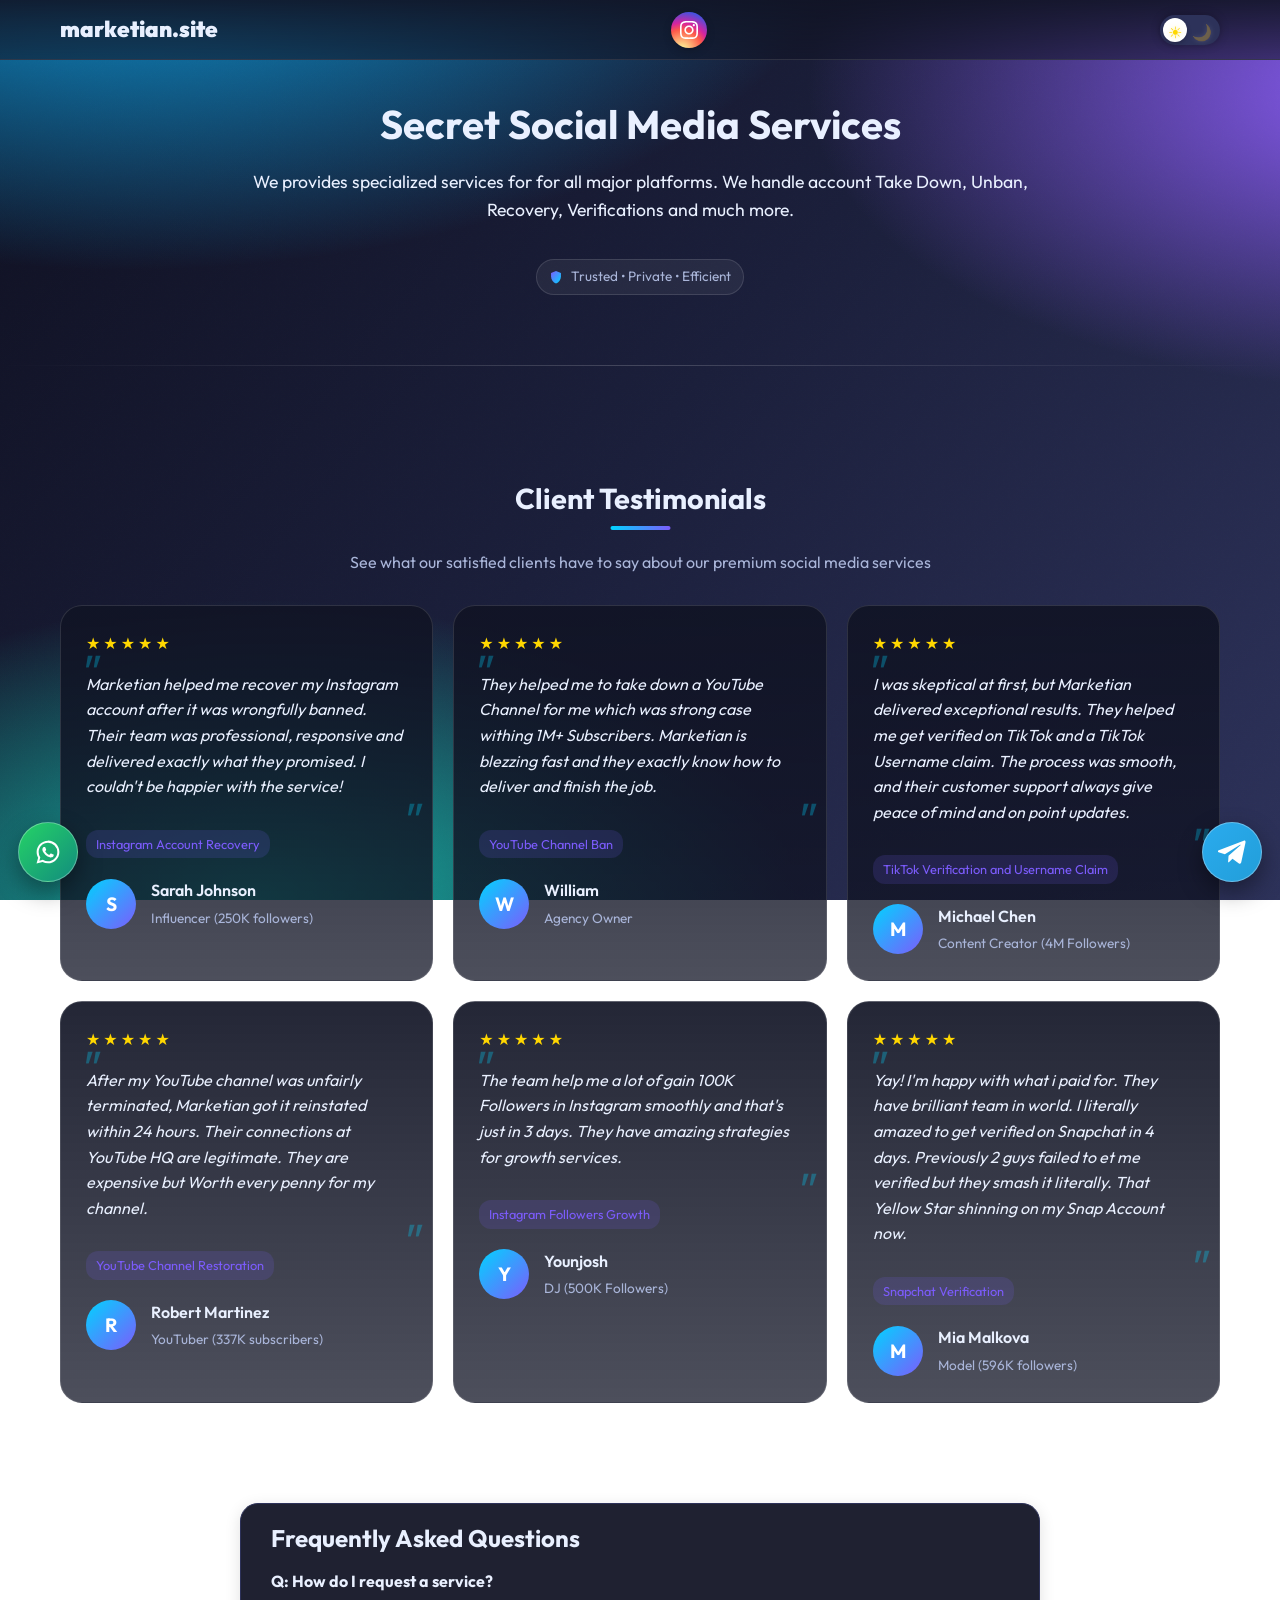
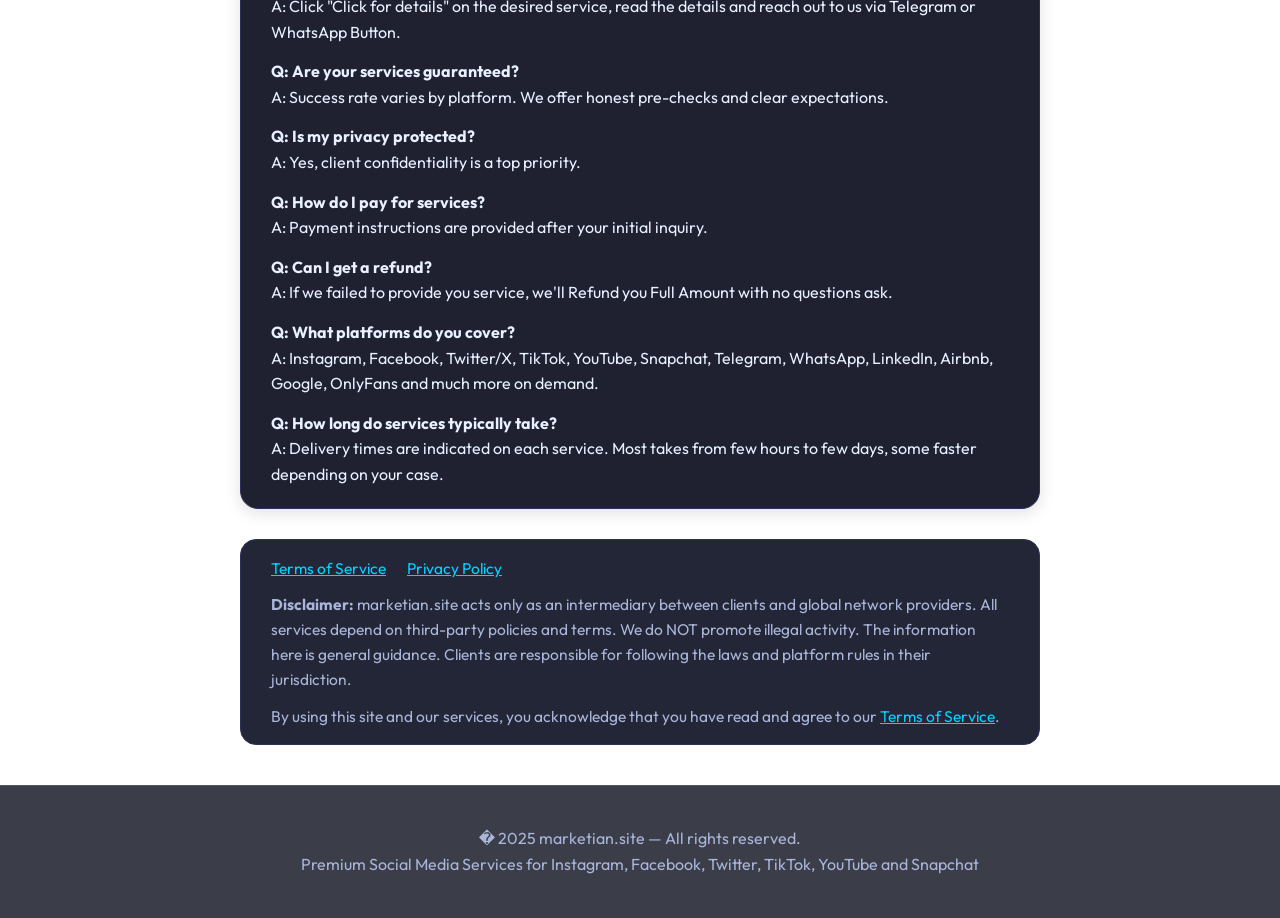
<file: index.html>
<!DOCTYPE html><html lang="en"><head>
    <meta charset="UTF-8">
    <meta name="viewport" content="width=device-width, initial-scale=1.0">
    <title>marketian.site — Premium Social Media Services</title>
    <meta name="description" content="Premium social media services for Instagram, Facebook, Twitter, TikTok, YouTube and Snapchat. Account recovery, verification, unbanning, and growth services.">
    <link href="https://fonts.googleapis.com/css2?family=Outfit:wght@300;400;600;700;800;900&display=swap" rel="stylesheet">
    <style>
        :root {
            --bg1: #0f1021;
            --bg2: #1b1f3b;
            --bg3: #2d325a;
            --accent: #00D4FF;
            --accent-2: #7C5CFC;
            --border: rgba(255,255,255,.12);
            --text: #e9f0ff;
            --muted: #a9b5d9;
            --shadow: 0 10px 30px rgba(0,0,0,.35);
            --radius: 22px;
            
            /* Light mode variables */
            --light-bg1: #f0f5ff;
            --light-bg2: #e4ecff;
            --light-bg3: #d5e1ff;
            --light-text: #1a202c;
            --light-muted: #4a5568;
            --light-border: rgba(0,0,0,.08);
        }
        
        * {
            box-sizing: border-box;
            margin: 0;
            padding: 0;
        }
        
        body {
            font-family: 'Outfit', system-ui, -apple-system, BlinkMacSystemFont, 'Segoe UI', Roboto, Oxygen, Ubuntu, Cantarell, sans-serif;
            color: var(--text);
            background: radial-gradient(1200px 600px at 10% -10%, #0ea5e9 0%, transparent 60%),
                        radial-gradient(1000px 500px at 110% 10%, #8b5cf6 0%, transparent 60%),
                        radial-gradient(900px 500px at 20% 100%, #14b8a6 0%, transparent 60%),
                        linear-gradient(130deg, var(--bg1), var(--bg2) 50%, var(--bg3));
            background-attachment: fixed;
            overflow-x: hidden;
            line-height: 1.6;
            transition: background-color 0.5s ease, color 0.3s ease;
        }
        
        body.light-mode {
            --text: var(--light-text);
            --muted: var(--light-muted);
            --border: var(--light-border);
            background: radial-gradient(1200px 600px at 10% -10%, #bae6fd 0%, transparent 60%),
                        radial-gradient(1000px 500px at 110% 10%, #c7d2fe 0%, transparent 60%),
                        radial-gradient(900px 500px at 20% 100%, #a7f3d0 0%, transparent 60%),
                        linear-gradient(130deg, var(--light-bg1), var(--light-bg2) 50%, var(--light-bg3));
        }
        
        .noise {
            position: fixed;
            inset: 0;
            pointer-events: none;
            opacity: .08;
            mix-blend-mode: overlay;
            background-image: url('data:image/svg+xml;utf8,<svg xmlns="http://www.w3.org/2000/svg" width="160" height="160"><filter id="n"><feTurbulence baseFrequency="0.85" numOctaves="2" seed="2"/></filter><rect width="100%" height="100%" filter="url(%23n)" opacity="0.6"/></svg>');
        }
        
        header {
            position: sticky;
            top: 0;
            z-index: 50;
            backdrop-filter: blur(10px);
            background: linear-gradient(180deg, rgba(17,20,37,.9), rgba(17,20,37,.55));
            border-bottom: 1px solid var(--border);
            height: 60px;
            display: flex;
            align-items: center;
        }
        
        body.light-mode header {
            background: linear-gradient(180deg, rgba(255,255,255,.9), rgba(255,255,255,.55));
        }
        
        .container {
            max-width: 1200px;
            margin: 0 auto;
            padding: 0 20px;
            width: 100%;
        }
        
        .nav {
            display: flex;
            align-items: center;
            justify-content: space-between;
            height: 100%;
        }
        
        .brand {
            font-weight: 900;
            font-size: 1.4rem;
            display: flex;
            align-items: center;
        }
        
        body.light-mode .brand {
            color: var(--light-text);
        }
/* Instagram icon styles - NEW */
        .instagram-header-icon {
            display: flex;
            align-items: center;
            justify-content: center;
            width: 36px;
            height: 36px;
            border-radius: 50%;
            background: radial-gradient(circle at 30% 107%, #fdf497 0%, #fdf497 5%, #fd5949 45%, #d6249f 60%, #285AEB 90%);
            margin: 0 15px;
            cursor: pointer;
            transition: all 0.3s ease;
            box-shadow: 0 3px 8px rgba(0, 0, 0, 0.2);
        }
        
        .instagram-header-icon:hover {
            transform: scale(1.1);
            box-shadow: 0 5px 15px rgba(0, 0, 0, 0.3);
        }
        
        .instagram-header-icon:active {
            transform: scale(0.95);
        }
        
        .instagram-header-icon svg {
            width: 18px;
            height: 18px;
            fill: white;
        }
        
        .header-right {
            display: flex;
            align-items: center;
        }
        
        /* Theme toggle moved to header - NEW */
        .header-theme-toggle {
            position: relative;
            z-index: 100;
        }
        
        .header-theme-toggle .theme-label {
            display: block;
            width: 60px;
            height: 30px;
            background: var(--bg3);
            border-radius: 15px;
            position: relative;
            cursor: pointer;
            box-shadow: 0 0 10px rgba(0,0,0,0.3);
            transition: all 0.3s ease;
        }
        
        body.light-mode .header-theme-toggle .theme-label {
            background: #e2e8f0;
        }
        
        .header-theme-toggle .toggle-thumb {
            position: absolute;
            top: 3px;
            left: 3px;
            width: 24px;
            height: 24px;
            background: white;
            border-radius: 50%;
            transition: transform 0.3s ease;
            display: flex;
            align-items: center;
            justify-content: center;
            font-weight: bold;
            box-shadow: 0 2px 5px rgba(0,0,0,0.2);
        }
        
        .header-theme-toggle #theme-switch:checked ~ .theme-label .toggle-thumb {
            transform: translateX(30px);
        }
        
        .header-theme-toggle .sun, 
        .header-theme-toggle .moon {
            position: absolute;
            top: 5px;
            font-size: 16px;
            font-weight: bold;
            transition: opacity 0.3s, transform 0.3s;
            z-index: 2;
        }
        
        .header-theme-toggle .sun { 
            left: 8px;
            color: #FFD700;
            text-shadow: 0 0 5px rgba(255, 215, 0, 0.5);
        }
        
        .header-theme-toggle #theme-switch:not(:checked) ~ .theme-label .sun {
            opacity: 1;
        }
        
        .header-theme-toggle #theme-switch:checked ~ .theme-label .sun {
            opacity: 0.3;
        }
        
        .header-theme-toggle .moon { 
            right: 8px;
            color: #e9f0ff;
            text-shadow: 0 0 5px rgba(233, 240, 255, 0.5);
        }
        
        .header-theme-toggle #theme-switch:checked ~ .theme-label .moon {
            opacity: 1;
        }
        
        .header-theme-toggle #theme-switch:not(:checked) ~ .theme-label .moon {
            opacity: 0.3;
        }
                
        .hero {
            padding: 40px 20px 30px;
            text-align: center;
            max-width: 900px;
            margin: 0 auto;
        }
        
        .hero h1 {
            font-size: 2.5rem;
            margin-bottom: 20px;
            line-height: 1.2;
        }
        
        body.light-mode .hero h1 {
            color: var(--light-text);
        }
        
        .hero p {
            font-size: 1.1rem;
            margin-bottom: 15px;
            max-width: 800px;
            margin-left: auto;
            margin-right: auto;
        }
        
        body.light-mode .hero p {
            color: var(--light-text);
        }
        
        .tag {
            font-size: .85rem;
            padding: 6px 12px;
            border-radius: 999px;
            background: rgba(255,255,255,.06);
            border: 1px solid var(--border);
            color: var(--muted);
            display: inline-flex;
            align-items: center;
            gap: 4px;
            margin-top: 20px;
        }
        
        body.light-mode .tag {
            background: rgba(0,0,0,.04);
            color: var(--light-muted);
        }
        
        .shield-icon {
            margin-right: 4px;
            vertical-align: middle;
        }
        
        .grid {
            display: grid;
            grid-template-columns: repeat(3, 1fr);
            gap: 18px;
            padding: 20px;
        }
        
        @media (max-width: 920px) {
            .grid {
                grid-template-columns: 1fr 1fr;
            }
            
            .hero h1 {
                font-size: 2rem;
            }
        }
        
        @media (max-width: 768px) {
            .grid {
                grid-template-columns: 1fr;
                gap: 16px;
            }
            
            .hero h1 {
                font-size: 1.8rem;
            }
            
            .hero p {
                font-size: 1rem;
            }
            
            .card {
                padding: 18px 14px 10px;
            }
            
            .services li {
                padding: 10px 12px;
                font-size: 0.95rem;
            }
        }
        
        .card {
            background: linear-gradient(180deg, rgba(17,20,37,.92), rgba(17,20,37,.75));
            border: 1px solid var(--border);
            border-radius: var(--radius);
            padding: 22px 18px 12px;
            position: relative;
            transition: transform 0.3s ease;
        }
        
        body.light-mode .card {
            background: linear-gradient(180deg, rgba(255,255,255,.92), rgba(255,255,255,.85));
            border: 1px solid rgba(0,0,0,.08);
        }
        
        .card:hover {
            transform: translateY(-5px);
        }
        
        .badge {
            position: absolute;
            top: 14px;
            right: 16px;
            background: linear-gradient(135deg, #f59e0b, #fcd34d);
            color: #1f2937;
            font-size: .75rem;
            border-radius: 999px;
            padding: 4px 10px;
            font-weight: 800;
        }
        
        ul.services {
            list-style: none;
            margin: 12px 0;
            padding: 0;
            display: grid;
            gap: 10px;
        }
        
        .services li {
            padding: 12px 14px;
            border: 1px solid var(--border);
            border-radius: 12px;
            cursor: pointer;
            background: rgba(255,255,255,.02);
            display: flex;
            justify-content: space-between;
            align-items: center;
            transition: all 0.2s ease;
        }
        
        body.light-mode .services li {
            background: rgba(0,0,0,.02);
            border: 1px solid rgba(0,0,0,.08);
        }
        
        .services li:hover {
            border-color: #7c5cfc44;
            background: rgba(124,92,252,.08);
        }
        
        body.light-mode .services li:hover {
            background: rgba(124,92,252,.05);
        }
        
        .details-label {
            color: var(--accent);
            font-size: .8rem;
            font-weight: 600;
            opacity: .9;
            white-space: nowrap;
        }
        
        .services li:hover .details-label {
            color: var(--accent-2);
            opacity: 1;
        }
        
        .divider {
            height: 1px;
            background: linear-gradient(90deg, transparent, rgba(255,255,255,.18), transparent);
            margin: 25px 0;
        }
        
        body.light-mode .divider {
            background: linear-gradient(90deg, transparent, rgba(0,0,0,.1), transparent);
        }
        
        footer {
            padding: 40px 32px;
            color: var(--muted);
            text-align: center;
            background: rgba(11, 13, 28, 0.8);
            margin-top: 30px;
            border-top: 1px solid var(--border);
        }
        
        body.light-mode footer {
            background: rgba(240, 245, 255, 0.8);
            color: var(--light-muted);
            border-top: 1px solid rgba(0,0,0,.08);
        }
        
        /* Fixed Modal Styles */
        .modal-backdrop {
            position: fixed;
            inset: 0;
            background: rgba(0,0,0,.6);
            display: none;
            place-items: center;
            z-index: 999;
            padding: 20px;
        }
        
        .modal {
            max-width: 500px;
            width: 100%;
            background: linear-gradient(180deg, rgba(17,20,37,.96), rgba(17,20,37,.9));
            border: 1px solid var(--border);
            border-radius: var(--radius);
            box-shadow: var(--shadow);
            overflow: hidden; /* Ensures child elements respect border radius */
        }
        
        body.light-mode .modal {
            background: linear-gradient(180deg, rgba(255,255,255,.96), rgba(255,255,255,.92));
            border: 1px solid rgba(0,0,0,.1);
        }
        
        .modal header {
            padding: 14px 16px;
            border-bottom: 1px solid var(--border);
            display: flex;
            justify-content: space-between;
            align-items: center;
            position: relative;
            background: rgba(17,20,37,.96); /* Match modal background */
        }
        
        body.light-mode .modal header {
            background: rgba(255,255,255,.96);
            border-bottom: 1px solid rgba(0,0,0,.1);
        }
        
        .modal header h4 {
            margin: 0;
            font-size: 1.2rem;
        }
        
        body.light-mode .modal header h4 {
            color: var(--light-text);
        }
        
        .close-btn {
            background: transparent;
            border: none;
            color: var(--text);
            font-size: 1.5rem;
            cursor: pointer;
            width: 40px;
            height: 40px;
            display: flex;
            align-items: center;
            justify-content: center;
            border-radius: 50%;
            transition: background 0.2s ease;
        }
        
        body.light-mode .close-btn {
            color: var(--light-text);
        }
        
        .close-btn:hover {
            background: rgba(255,255,255,0.1);
        }
        
        body.light-mode .close-btn:hover {
            background: rgba(0,0,0,0.05);
        }
        
        .modal .body {
            padding: 20px;
            display: grid;
            gap: 14px;
            position: relative;
            padding-bottom: 70px; /* Space for copy button */
        }
        
        .modal .body p {
            margin: 0;
            color: var(--muted);
            line-height: 1.6;
        }
        
        body.light-mode .modal .body p {
            color: var(--light-muted);
        }
        
        .modal .body strong {
            color: var(--text);
        }
        
        body.light-mode .modal .body strong {
            color: var(--light-text);
        }
        
        .fab, .fab-whatsapp {
            width: 60px;
            height: 60px;
            border-radius: 9999px;
            display: grid;
            place-items: center;
            box-shadow: 0 10px 25px rgba(0,0,0,.4);
            border: 1px solid rgba(255,255,255,.3);
            transition: transform .15s ease;
        }
        
        .fab {
            position: fixed;
            right: 18px;
            bottom: 18px;
            z-index: 60;
            background: linear-gradient(135deg, #2aabee, #229ED9);
        }
        
        .fab-whatsapp {
            position: fixed;
            left: 18px;
            bottom: 18px;
            z-index: 60;
            background: linear-gradient(135deg, #25D366, #128C7E);
        }
        
        .fab:hover, .fab-whatsapp:hover {
            transform: translateY(-3px) scale(1.03);
        }
        
        .icon {
            display: inline-block;
            vertical-align: middle;
        }
        
        .section-title {
            text-align: center;
            margin: 30px 0 20px;
            font-size: 1.8rem;
            position: relative;
            display: inline-block;
            left: 50%;
            transform: translateX(-50%);
        }
        
        body.light-mode .section-title {
            color: var(--light-text);
        }
        
        .section-title:after {
            content: "";
            display: block;
            width: 60px;
            height: 4px;
            background: linear-gradient(90deg, var(--accent), var(--accent-2));
            margin: 10px auto 0;
            border-radius: 2px;
        }
        
        h1, h2, h3 {
            line-height: 1.2;
        }
        
        .card h3 {
            margin-bottom: 15px;
            font-size: 1.3rem;
        }
        
        body.light-mode .card h3 {
            color: var(--light-text);
        }
        
        /* Theme Toggle - Enhanced Visibility */
        .theme-toggle {
            position: fixed;
            top: 15px;
            right: 15px;
            z-index: 100;
        }
        
        #theme-switch { 
            display: none;
        }
        
        .theme-label {
            display: block;
            width: 60px;
            height: 30px;
            background: var(--bg3);
            border-radius: 15px;
            position: relative;
            cursor: pointer;
            box-shadow: 0 0 10px rgba(0,0,0,0.3);
            transition: all 0.3s ease;
        }
        
        body.light-mode .theme-label {
            background: #e2e8f0;
        }
        
        .toggle-thumb {
            position: absolute;
            top: 3px;
            left: 3px;
            width: 24px;
            height: 24px;
            background: white;
            border-radius: 50%;
            transition: transform 0.3s ease;
            display: flex;
            align-items: center;
            justify-content: center;
            font-weight: bold;
            box-shadow: 0 2px 5px rgba(0,0,0,0.2);
        }
        
        #theme-switch:checked ~ .theme-label .toggle-thumb {
            transform: translateX(30px);
        }
        
        .sun, .moon {
            position: absolute;
            top: 5px;
            font-size: 16px;
            font-weight: bold;
            transition: opacity 0.3s, transform 0.3s;
            z-index: 2;
        }
        
        .sun { 
            left: 8px;
            color: #FFD700;
            text-shadow: 0 0 5px rgba(255, 215, 0, 0.5);
        }
        
        #theme-switch:not(:checked) ~ .theme-label .sun {
            opacity: 1;
        }
        
        #theme-switch:checked ~ .theme-label .sun {
            opacity: 0.3;
        }
        
        .moon { 
            right: 8px;
            color: #e9f0ff;
            text-shadow: 0 0 5px rgba(233, 240, 255, 0.5);
        }
        
        #theme-switch:checked ~ .theme-label .moon {
            opacity: 1;
        }
        
        #theme-switch:not(:checked) ~ .theme-label .moon {
            opacity: 0.3;
        }
        
        /* Enhanced hover effect */
        .theme-label:hover {
            transform: scale(1.05);
        }
        
        /* Modal Copy Button - Moved to Bottom Right */
        .copy-bottom-btn {
            position: absolute;
            bottom: 20px;
            right: 20px;
            padding: 10px 20px;
            background: linear-gradient(135deg, var(--accent), var(--accent-2));
            color: white;
            border: none;
            border-radius: 8px;
            cursor: pointer;
            display: flex;
            align-items: center;
            justify-content: center;
            gap: 8px;
            font-weight: 600;
            transition: all 0.2s ease;
            box-shadow: 0 4px 10px rgba(0,0,0,0.2);
        }
        
        .copy-bottom-btn:hover {
            transform: translateY(-2px);
            box-shadow: 0 6px 15px rgba(0,0,0,0.3);
        }
        
        .copy-bottom-btn:active {
            transform: translateY(1px);
        }
        
        .copy-bottom-btn svg {
            width: 18px;
            height: 18px;
        }
        
        body.light-mode .copy-bottom-btn {
            color: #fff;
        }
        
        /* Loading spinner for lazy loading */
        .loader {
            display: none;
            width: 40px;
            height: 40px;
            margin: 20px auto;
            border: 4px solid rgba(255,255,255,0.3);
            border-radius: 50%;
            border-top: 4px solid var(--accent);
            animation: spin 1s linear infinite;
        }
        
        @keyframes spin {
            0% { transform: rotate(0deg); }
            100% { transform: rotate(360deg); }
        }
        
        /* Mobile optimizations */
        @media (max-width: 480px) {
            .fab, .fab-whatsapp {
                width: 50px;
                height: 50px;
            }
            
            .icon {
                width: 24px;
                height: 24px;
            }
            
            .modal {
                width: calc(100% - 40px);
            }
            
.copy-bottom-btn {
                padding: 8px 16px;
                font-size: 0.9rem;
            }
            
            /* Instagram icon adjustments for mobile */
            .instagram-header-icon {
                width: 32px;
                height: 32px;
                margin: 0 10px;
            }
            
            .instagram-header-icon svg {
                width: 16px;
                height: 16px;
            }
            
            /* Theme toggle adjustments for mobile */
            .header-theme-toggle .theme-label {
                width: 50px;
                height: 26px;
            }
            
            .header-theme-toggle .toggle-thumb {
                width: 20px;
                height: 20px;
            }
            
            .header-theme-toggle #theme-switch:checked ~ .theme-label .toggle-thumb {
                transform: translateX(24px);
            }
            
            .header-theme-toggle .sun, 
            .header-theme-toggle .moon {
                font-size: 14px;
            }
        }

        /* Testimonials Section Styles */
        .testimonials-section {
            padding: 60px 20px;
            max-width: 1200px;
            margin: 0 auto;
        }
        
        .testimonials-container {
            display: grid;
            grid-template-columns: repeat(auto-fit, minmax(300px, 1fr));
            gap: 20px;
            margin-top: 30px;
        }
        
        .testimonial-card {
            background: linear-gradient(180deg, rgba(17,20,37,.92), rgba(17,20,37,.75));
            border: 1px solid var(--border);
            border-radius: var(--radius);
            padding: 25px;
            position: relative;
            transition: transform 0.3s ease, box-shadow 0.3s ease;
        }
        
        body.light-mode .testimonial-card {
            background: linear-gradient(180deg, rgba(255,255,255,.92), rgba(255,255,255,.85));
            border: 1px solid rgba(0,0,0,.08);
        }
        
        .testimonial-card:hover {
            transform: translateY(-5px);
            box-shadow: var(--shadow);
        }
        
        .testimonial-content {
            font-style: italic;
            margin-bottom: 20px;
            line-height: 1.6;
            position: relative;
        }
        
        .testimonial-content:before,
        .testimonial-content:after {
            content: '"';
            font-size: 3rem;
            color: var(--accent);
            opacity: 0.3;
            line-height: 0;
            position: absolute;
        }
        
        .testimonial-content:before {
            top: 0;
            left: -10px;
        }
        
        .testimonial-content:after {
            bottom: -20px;
            right: -10px;
        }
        
        .testimonial-author {
            display: flex;
            align-items: center;
            margin-top: 20px;
        }
        
        .author-avatar {
            width: 50px;
            height: 50px;
            border-radius: 50%;
            background: linear-gradient(135deg, var(--accent), var(--accent-2));
            display: flex;
            align-items: center;
            justify-content: center;
            margin-right: 15px;
            font-weight: bold;
            font-size: 1.2rem;
            color: white;
        }
        
        .author-details {
            flex: 1;
        }
        
        .author-name {
            font-weight: 600;
            margin-bottom: 4px;
        }
        
        .author-title {
            font-size: 0.85rem;
            color: var(--muted);
        }
        
        body.light-mode .author-title {
            color: var(--light-muted);
        }
        
        .testimonial-rating {
            display: flex;
            margin-bottom: 15px;
        }
        
        .star {
            color: #FFD700;
            margin-right: 3px;
        }
        
        .testimonial-service {
            display: inline-block;
            font-size: 0.8rem;
            padding: 4px 10px;
            background: rgba(124,92,252,.15);
            border-radius: 12px;
            color: var(--accent-2);
            margin-top: 10px;
        }
        
        /* Testimonial navigation */
        .testimonials-nav {
            display: flex;
            justify-content: center;
            margin-top: 30px;
            gap: 10px;
        }
        
        .testimonial-dot {
            width: 12px;
            height: 12px;
            border-radius: 50%;
            background: var(--muted);
            cursor: pointer;
            transition: all 0.3s ease;
        }
        
        .testimonial-dot.active {
            background: var(--accent);
            transform: scale(1.2);
        }
        
        body.light-mode .testimonial-dot {
            background: var(--light-muted);
        }
        
        @media (max-width: 768px) {
            .testimonials-container {
                grid-template-columns: 1fr;
            }
            
            .testimonials-section {
                padding: 40px 15px;
            }
        }
    </style>
</head>
<body>
    <div class="noise"></div>
    
    <header>
        <div class="container nav">
            <div class="brand">
                marketian.site
            </div>
            
            <!-- Instagram Icon Added Here -->
            <div class="instagram-header-icon" onclick="window.open('https://www.instagram.com/marketian.site', '_blank')">
                <svg xmlns="http://www.w3.org/2000/svg" viewBox="0 0 24 24">
                    <g>
                        <path d="M12 2.163c3.204 0 3.584.012 4.85.07 3.252.148 4.771 1.691 4.919 4.919.058 1.265.069 1.645.069 4.849 0 3.205-.012 3.584-.069 4.849-.149 3.225-1.664 4.771-4.919 4.919-1.266.058-1.644.07-4.85.07-3.204 0-3.584-.012-4.849-.07-3.26-.149-4.771-1.699-4.919-4.92-.058-1.265-.07-1.644-.07-4.849 0-3.204.013-3.583.07-4.849.149-3.227 1.664-4.771 4.919-4.919 1.266-.057 1.645-.069 4.849-.069zm0-2.163c-3.259 0-3.667.014-4.947.072-4.358.2-6.78 2.618-6.98 6.98-.059 1.281-.073 1.689-.073 4.948 0 3.259.014 3.668.072 4.948.2 4.358 2.618 6.78 6.98 6.98 1.281.058 1.689.072 4.948.072 3.259 0 3.668-.014 4.948-.072 4.354-.2 6.782-2.618 6.979-6.98.059-1.28.073-1.689.073-4.948 0-3.259-.014-3.667-.072-4.947-.196-4.354-2.617-6.78-6.979-6.98-1.281-.059-1.69-.073-4.949-.073zm0 5.838c-3.403 0-6.162 2.759-6.162 6.162s2.759 6.163 6.162 6.163 6.162-2.759 6.162-6.163c0-3.403-2.759-6.162-6.162-6.162zm0 10.162c-2.209 0-4-1.79-4-4 0-2.209 1.791-4 4-4s4 1.791 4 4c0 2.21-1.791 4-4 4zm6.406-11.845c-.796 0-1.441.645-1.441 1.44s.645 1.44 1.441 1.44c.795 0 1.439-.645 1.439-1.44s-.644-1.44-1.439-1.44z"></path>
                    </g>
                </svg>
            </div>
            
            <!-- Theme Toggle Moved to Header -->
            <div class="header-theme-toggle">
                <input type="checkbox" id="theme-switch">
                <label for="theme-switch" class="theme-label">
<span class="sun">☀️</span>
            <span class="moon">🌙</span>
             <div class="toggle-thumb"></div>
                </label>
            </div>
        </div>
    </header>

    <section class="hero container">
        <h1>Secret Social Media Services</h1>
        <p>We provides specialized services for for all major platforms. We handle account Take Down, Unban, Recovery, Verifications and much more.</p>
        <p><span class="tag"><svg class="shield-icon" xmlns="http://www.w3.org/2000/svg" width="14" height="14" viewBox="0 0 24 24"><defs><linearGradient id="shieldGradient" x1="0%" y1="0%" x2="100%" y2="100%"><stop offset="0%" stop-color="#7C5CFC"></stop><stop offset="100%" stop-color="#00D4FF"></stop></linearGradient></defs><path fill="url(#shieldGradient)" d="M12 1.5l8.485 3.536v6.215c0 5.334-3.448 10.29-8.485 11.999C6.963 21.541 3.515 16.585 3.515 11.251V5.036L12 1.5z"></path></svg>Trusted • Private • Efficient</span></p>
    </section>

    <div class="divider" id="servicesDivider"></div>
    
    <h2 class="section-title" id="servicesTitle">Our Social Media Services</h2>
    
    <section id="services" class="container">
  <div class="grid" id="servicesGrid">
    <!-- Services will be rendered from /data/services.json -->
  </div>
</section>

    <!-- Testimonials Section -->
    <div class="divider"></div>
    
    <section class="testimonials-section">
        <h2 class="section-title">Client Testimonials</h2>
        <p style="text-align: center; max-width: 800px; margin: 0 auto 30px; color: var(--muted);">See what our satisfied clients have to say about our premium social media services</p>
        
        <div class="testimonials-container">
            <div class="testimonial-card">
                <div class="testimonial-rating">
                    <span class="star">★</span>
                    <span class="star">★</span>
                    <span class="star">★</span>
                    <span class="star">★</span>
                    <span class="star">★</span>
                </div>
                <div class="testimonial-content">
                    Marketian helped me recover my Instagram account after it was wrongfully banned. Their team was professional, responsive and delivered exactly what they promised. I couldn't be happier with the service!
                </div>
                <span class="testimonial-service">Instagram Account Recovery</span>
                <div class="testimonial-author">
                    <div class="author-avatar">S</div>
                    <div class="author-details">
                        <div class="author-name">Sarah Johnson</div>
                        <div class="author-title">Influencer (250K followers)</div>
                    </div>
                </div>
            </div>

<div class="testimonial-card">
                <div class="testimonial-rating">
                    <span class="star">★</span>
                    <span class="star">★</span>
                    <span class="star">★</span>
                    <span class="star">★</span>
                    <span class="star">★</span>
                </div>
                <div class="testimonial-content">
                    They helped me to take down a YouTube Channel for me which was strong case withing 1M+ Subscribers. Marketian is blezzing fast and they exactly know how to deliver and finish the job.
                </div>
                <span class="testimonial-service">YouTube Channel Ban</span>
                <div class="testimonial-author">
                    <div class="author-avatar">W</div>
                    <div class="author-details">
                        <div class="author-name">William</div>
                        <div class="author-title">Agency Owner</div>
                    </div>
                </div>
            </div>

            <div class="testimonial-card">
                <div class="testimonial-rating">
                    <span class="star">★</span>
                    <span class="star">★</span>
                    <span class="star">★</span>
                    <span class="star">★</span>
                    <span class="star">★</span>
                </div>
                <div class="testimonial-content">
                    I was skeptical at first, but Marketian delivered exceptional results. They helped me get verified on TikTok and a TikTok Username claim. The process was smooth, and their customer support always give peace of mind and on point updates.
                </div>
                <span class="testimonial-service">TikTok Verification and Username Claim</span>
                <div class="testimonial-author">
                    <div class="author-avatar">M</div>
                    <div class="author-details">
                        <div class="author-name">Michael Chen</div>
                        <div class="author-title">Content Creator (4M Followers)</div>
                    </div>
                </div>
            </div>
            
            <div class="testimonial-card">
                <div class="testimonial-rating">
                    <span class="star">★</span>
                    <span class="star">★</span>
                    <span class="star">★</span>
                    <span class="star">★</span>
                    <span class="star">★</span>
                </div>
                <div class="testimonial-content">
                    After my YouTube channel was unfairly terminated, Marketian got it reinstated within 24 hours. Their connections at YouTube HQ are legitimate. They are expensive but Worth every penny for my channel.
                </div>
                <span class="testimonial-service">YouTube Channel Restoration</span>
                <div class="testimonial-author">
                    <div class="author-avatar">R</div>
                    <div class="author-details">
                        <div class="author-name">Robert Martinez</div>
                        <div class="author-title">YouTuber (337K subscribers)</div>
                    </div>
                </div>
            </div>

<div class="testimonial-card">
                <div class="testimonial-rating">
                    <span class="star">★</span>
                    <span class="star">★</span>
                    <span class="star">★</span>
                    <span class="star">★</span>
                    <span class="star">★</span>
                </div>
                <div class="testimonial-content">
                    The team help me a lot of gain 100K Followers in Instagram smoothly and that's just in 3 days. They have amazing strategies for growth services.
                </div>
                <span class="testimonial-service">Instagram Followers Growth</span>
                <div class="testimonial-author">
                    <div class="author-avatar">Y</div>
                    <div class="author-details">
                        <div class="author-name">Younjosh</div>
                        <div class="author-title">DJ (500K Followers)</div>
                </div>
            </div>
        </div>

<div class="testimonial-card">
                <div class="testimonial-rating">
                    <span class="star">★</span>
                    <span class="star">★</span>
                    <span class="star">★</span>
                    <span class="star">★</span>
                    <span class="star">★</span>
                </div>
                <div class="testimonial-content">
                    Yay! I'm happy with what i paid for. They have brilliant team in world. I literally amazed to get verified on Snapchat in 4 days. Previously 2 guys failed to et me verified but they smash it literally. That Yellow Star shinning on my Snap Account now.
                </div>
                <span class="testimonial-service">Snapchat Verification</span>
                <div class="testimonial-author">
                    <div class="author-avatar">M</div>
                    <div class="author-details">
                        <div class="author-name">Mia Malkova</div>
                        <div class="author-title">Model (596K followers)</div>
                    </div>
                </div>
            </div>
            </div></section>

 <!-- FAQ Section added before footer -->
    <section class="faq-section" style="max-width: 800px; margin: 40px auto 30px auto; padding: 20px 30px; border-radius: 18px; background: rgba(17,20,37,0.94); color: #e9f0ff; border: 1px solid #2d325a; box-shadow: 0 4px 16px rgba(0,0,0,0.12);">
      <h2 style="font-size: 1.5rem; margin-bottom: 16px;">Frequently Asked Questions</h2>
      <div style="margin-bottom:14px;">
        <strong>Q: How do I request a service?</strong><br>
        A: Click "Click for details" on the desired service, read the details and reach out to us via Telegram or WhatsApp Button.
      </div>
      <div style="margin-bottom:14px;">
        <strong>Q: Are your services guaranteed?</strong><br>
        A: Success rate varies by platform. We offer honest pre-checks and clear expectations.
      </div>
      <div style="margin-bottom:14px;">
        <strong>Q: Is my privacy protected?</strong><br>
        A: Yes, client confidentiality is a top priority.
      </div>
      <div style="margin-bottom:14px;">
        <strong>Q: How do I pay for services?</strong><br>
        A: Payment instructions are provided after your initial inquiry.
      </div>
      <div style="margin-bottom:14px;">
        <strong>Q: Can I get a refund?</strong><br>
        A: If we failed to provide you service, we'll Refund you Full Amount with no questions ask.
      </div>
      <div style="margin-bottom:14px;">
        <strong>Q: What platforms do you cover?</strong><br>
        A: Instagram, Facebook, Twitter/X, TikTok, YouTube, Snapchat, Telegram, WhatsApp, LinkedIn, Airbnb, Google, OnlyFans and much more on demand.
      </div>
      <div>
        <strong>Q: How long do services typically take?</strong><br>
        A: Delivery times are indicated on each service. Most takes from few hours to few days, some faster depending on your case.
      </div>
    </section>

 <!-- Legal section added after footer -->
    <section class="legal-section" style="max-width: 800px; margin: 0 auto 40px auto; padding: 16px 30px; border-radius: 16px; background: rgba(17,20,37,0.92); color: #a9b5d9; border: 1px solid #2d325a; font-size: 0.97rem;">
      <div style="margin-bottom: 12px;">
        <a href="/terms-of-service.html" target="_blank" style="color: #00D4FF; text-decoration: underline; margin-right: 18px;">Terms of Service</a>
        <a href="/privacy-policy.html" target="_blank" style="color: #00D4FF; text-decoration: underline;">Privacy Policy</a>
      </div>
      <div style="margin-bottom: 12px;">
        <strong>Disclaimer:</strong> marketian.site acts only as an intermediary between clients and global network providers. All services depend on third-party policies and terms. We do NOT promote illegal activity. The information here is general guidance. Clients are responsible for following the laws and platform rules in their jurisdiction.
      </div>
      <div>
        By using this site and our services, you acknowledge that you have read and agree to our <a href="/terms-of-service.html" target="_blank" style="color:#00D4FF; text-decoration: underline;">Terms of Service</a>.
      </div>
    </section>

    <footer>
        <p>� 2025 marketian.site — All rights reserved.</p>
        <p>Premium Social Media Services for Instagram, Facebook, Twitter, TikTok, YouTube and Snapchat</p>
    </footer>

    <div id="serviceModal" class="modal-backdrop">
        <div class="modal">
            <header>
                <h4 id="modalTitle">Service Title</h4>
                <button class="close-btn" onclick="closeModal()" aria-label="Close modal">�</button>
            </header>
            <div class="body">
                <p><strong>Price:</strong> <span id="modalPrice"></span></p>
                <p><strong>Time:</strong> <span id="modalTime"></span></p>
                <p><strong>Requirements:</strong> <span id="modalReq"></span></p>
                <p><strong>Details:</strong> <span id="modalDetails"></span></p>
                
                <!-- Copy Button Moved to Bottom Right -->
                <button class="copy-bottom-btn" id="modalCopyBtn">
                    <svg xmlns="http://www.w3.org/2000/svg" width="18" height="18" viewBox="0 0 24 24" fill="white">
                        <path d="M19 21H8V7h11m0-2H8a2 2 0 0 0-2 2v14a2 2 0 0 0 2 2h11a2 2 0 0 0 2-2V7a2 2 0 0 0-2-2m-3-4H4a2 2 0 0 0-2 2v14h2V3h12V1z"></path>
                    </svg>
                    Copy
                </button>
            </div>
        </div>
    </div>

    <a href="https://t.me/SellerRobert" target="_blank" rel="noopener nofollow" class="fab" title="Contact on Telegram" aria-label="Contact us on Telegram">
        <svg xmlns="http://www.w3.org/2000/svg" fill="white" width="28" height="28" viewBox="0 0 24 24" class="icon">
            <path d="M9.036 15.273l-.398 5.602c.568 0 .814-.245 1.11-.54l2.665-2.557 5.527 4.035c1.014.56 1.735.266 1.99-.935l3.609-16.905c.321-1.49-.54-2.074-1.515-1.71l-21.32 8.232c-1.454.56-1.43 1.365-.248 1.731l5.448 1.704 12.646-7.974c.594-.392 1.136-.175.69.25"></path>
        </svg>
    </a>
    
    <a href="https://wa.me/919929015618" target="_blank" rel="noopener nofollow" class="fab-whatsapp" title="Chat on WhatsApp" aria-label="Chat with us on WhatsApp">
        <svg xmlns="http://www.w3.org/2000/svg" fill="white" width="28" height="28" viewBox="0 0 32 32" class="icon">
            <path d="M16.001 3.003c-7.168 0-13 5.832-13 13 0 2.287.6 4.522 1.735 6.48l-1.834 6.699 6.868-1.8a12.942 12.942 0 0 0 6.231 1.591c7.167 0 13-5.832 13-13s-5.833-13-13-13zm0 23.667a10.623 10.623 0 0 1-5.408-1.482l-.388-.23-4.073 1.067 1.088-3.973-.252-.408a10.637 10.637 0 0 1-1.632-5.651c0-5.876 4.783-10.66 10.661-10.66a10.572 10.572 0 0 1 7.538 3.127 10.572 10.572 0 0 1 3.123 7.533c0 5.877-4.783 10.66-10.656 10.66zm5.848-7.966c-.319-.159-1.888-.931-2.180-1.037-.292-.108-.505-.159-.717.159-.213.318-.823 1.037-1.009 1.250-.185.212-.371.239-.69.08-.319-.16-1.346-.496-2.563-1.583-.948-.846-1.588-1.889-1.774-2.207-.185-.318-.02-.49.14-.648.143-.142.319-.37.48-.555.159-.185.213-.318.319-.53.106-.213.053-.398-.026-.556-.079-.159-.717-1.732-.982-2.37-.258-.619-.52-.534-.717-.544l-.611-.011c-.213 0-.556.08-.848.398s-1.112 1.086-1.112 2.647 1.14 3.074 1.299 3.287c.159.212 2.247 3.43 5.448 4.805.762.328 1.355.525 1.819.671.765.244 1.459.210 2.009.127.613-.091 1.888-.771 2.154-1.516.265-.745.265-1.377.186-1.516-.079-.138-.292-.212-.611-.371z"></path>
        </svg>
    </a>

    <script>
    const modal = document.getElementById("serviceModal"),
          modalTitle = document.getElementById("modalTitle"),
          modalPrice = document.getElementById("modalPrice"),
          modalTime = document.getElementById("modalTime"),
          modalReq = document.getElementById("modalReq"),
          modalDetails = document.getElementById("modalDetails"),
          modalCopyBtn = document.getElementById("modalCopyBtn");
    
    // Theme toggle functionality
    const themeToggle = document.getElementById("theme-switch");
    
    // Load saved preference
    if (localStorage.getItem('theme') === 'light') {
        document.body.classList.add('light-mode');
        themeToggle.checked = true;
    }
    
    themeToggle.addEventListener('change', () => {
        if (themeToggle.checked) {
            document.body.classList.add('light-mode');
            localStorage.setItem('theme', 'light');
        } else {
            document.body.classList.remove('light-mode');
            localStorage.setItem('theme', 'dark');
        }
    });
    
    // Services renderer (loads from /data/services.json)
    async function renderServicesFromJson() {
        const mount = document.getElementById("servicesGrid");
        if (!mount) return;
        try {
            const res = await fetch("/data/services.json", { cache: "no-store" });
            if (!res.ok) return; // fallback to any static HTML (if present)
            const data = await res.json();
            if (!data || data.version !== 1) return;

            // Build cards
            mount.innerHTML = "";
            const sections = Array.isArray(data.sections) ? data.sections : [];
            const services = Array.isArray(data.services) ? data.services : [];

            // If user wants "no services", hide the whole services block.
            const servicesTitle = document.getElementById("servicesTitle");
            const servicesDivider = document.getElementById("servicesDivider");
            const servicesSection = document.getElementById("services");
            const shouldHide = sections.length === 0;
            if (servicesTitle) servicesTitle.style.display = shouldHide ? "none" : "";
            if (servicesDivider) servicesDivider.style.display = shouldHide ? "none" : "";
            if (servicesSection) servicesSection.style.display = shouldHide ? "none" : "";
            if (shouldHide) return;

            const bySection = new Map();
            for (const s of services) {
                if (!bySection.has(s.sectionId)) bySection.set(s.sectionId, []);
                bySection.get(s.sectionId).push(s);
            }

            for (const sec of sections) {
                const card = document.createElement("article");
                card.className = "card";

                const badge = document.createElement("span");
                badge.className = "badge";
                badge.textContent = (sec.name || "").slice(0, 10) || "Services";

                const h3 = document.createElement("h3");
                h3.textContent = `${sec.name || "Services"} Services`;

                const ul = document.createElement("ul");
                ul.className = "services";

                const list = (bySection.get(sec.id) || []).slice().sort((a, b) => (Number(a.sort || 0) - Number(b.sort || 0)));
                for (const srv of list) {
                    const li = document.createElement("li");
                    li.setAttribute("data-service", srv.name || "");
                    li.setAttribute("data-price", srv.price || "");
                    li.setAttribute("data-time", srv.time || "");
                    li.setAttribute("data-req", srv.requirements || "");
                    li.setAttribute("data-details", srv.details || "");
                    li.innerHTML = `${srv.name || "Service"} <span class="details-label">Click for details</span>`;
                    ul.appendChild(li);
                }

                card.appendChild(badge);
                card.appendChild(h3);
                card.appendChild(ul);
                mount.appendChild(card);
            }
        } catch (e) {
            // ignore (keeps page working even without JSON)
        }
    }

    // Event delegation for dynamically-rendered items
    document.addEventListener("click", (e) => {
        const li = e.target && e.target.closest ? e.target.closest(".services li") : null;
        if (!li) return;
        modalTitle.textContent = li.dataset.service || "Service Details";
        modalPrice.textContent = li.dataset.price || "N/A";
        modalTime.textContent = li.dataset.time || "N/A";
        modalReq.textContent = li.dataset.req || "N/A";
        modalDetails.textContent = li.dataset.details || "No additional details provided";
        modal.style.display = "grid";
        modal.focus();
    });

    // Close modal
    function closeModal() {
        modal.style.display = "none";
    }
    
    // Close modal when clicking outside
    window.onclick = e => {
        if (e.target === modal) closeModal();
    }
    
    // Close modal with Escape key
    document.addEventListener('keydown', (e) => {
        if (e.key === "Escape" && modal.style.display === "grid") {
            closeModal();
        }
    });
    
    // Copy to clipboard functionality
    modalCopyBtn.addEventListener('click', () => {
        const serviceTitle = modalTitle.textContent;
        const price = modalPrice.textContent;
        const time = modalTime.textContent;
        const requirements = modalReq.textContent;
        const details = modalDetails.textContent;
        
        const content = `Service: ${serviceTitle}\nPrice: ${price}\nTime: ${time}\nRequirements: ${requirements}\nDetails: ${details}`;
        
        navigator.clipboard.writeText(content).then(() => {
            // Visual feedback
            const originalHTML = modalCopyBtn.innerHTML;
            modalCopyBtn.innerHTML = `
                <svg xmlns="http://www.w3.org/2000/svg" width="18" height="18" viewBox="0 0 24 24" fill="white">
                    <path d="M9 16.17L4.83 12l-1.42 1.41L9 19 21 7l-1.41-1.41z"/>
                </svg>
                Copied!
            `;
            
            setTimeout(() => {
                modalCopyBtn.innerHTML = originalHTML;
            }, 2000);
        }).catch(err => {
            console.error('Failed to copy: ', err);
        });
    });
    
    // Lazy loading for service cards
    document.addEventListener("DOMContentLoaded", function() {
        renderServicesFromJson();
        const cards = document.querySelectorAll('.card');
        const observer = new IntersectionObserver((entries) => {
            entries.forEach(entry => {
                if (entry.isIntersecting) {
                    entry.target.style.opacity = 1;
                    entry.target.style.transform = 'translateY(0)';
                    observer.unobserve(entry.target);
                }
            });
        }, { threshold: 0.1 });
        
        cards.forEach(card => {
            card.style.opacity = 0;
            card.style.transform = 'translateY(20px)';
            card.style.transition = 'opacity 0.5s ease, transform 0.5s ease';
            observer.observe(card);
        });
        
        // Testimonial slider functionality
        const testimonialDots = document.querySelectorAll('.testimonial-dot');
        const testimonialCards = document.querySelectorAll('.testimonial-card');
        
        testimonialDots.forEach((dot, index) => {
            dot.addEventListener('click', () => {
                // Update active dot
                testimonialDots.forEach(d => d.classList.remove('active'));
                dot.classList.add('active');
                
                // Show corresponding testimonial
                testimonialCards.forEach(card => card.style.display = 'none');
                testimonialCards[index].style.display = 'block';
            });
        });
    });
    
    // Mobile responsiveness enhancements
    function handleMobileLayout() {
        if (window.innerWidth < 768) {
            document.querySelectorAll('.card').forEach(card => {
                card.style.margin = '10px 0';
            });
        }
    }
    
    // Initial call and event listener for resizing
    handleMobileLayout();
    window.addEventListener('resize', handleMobileLayout);

    </script>

</body></html>
</file>
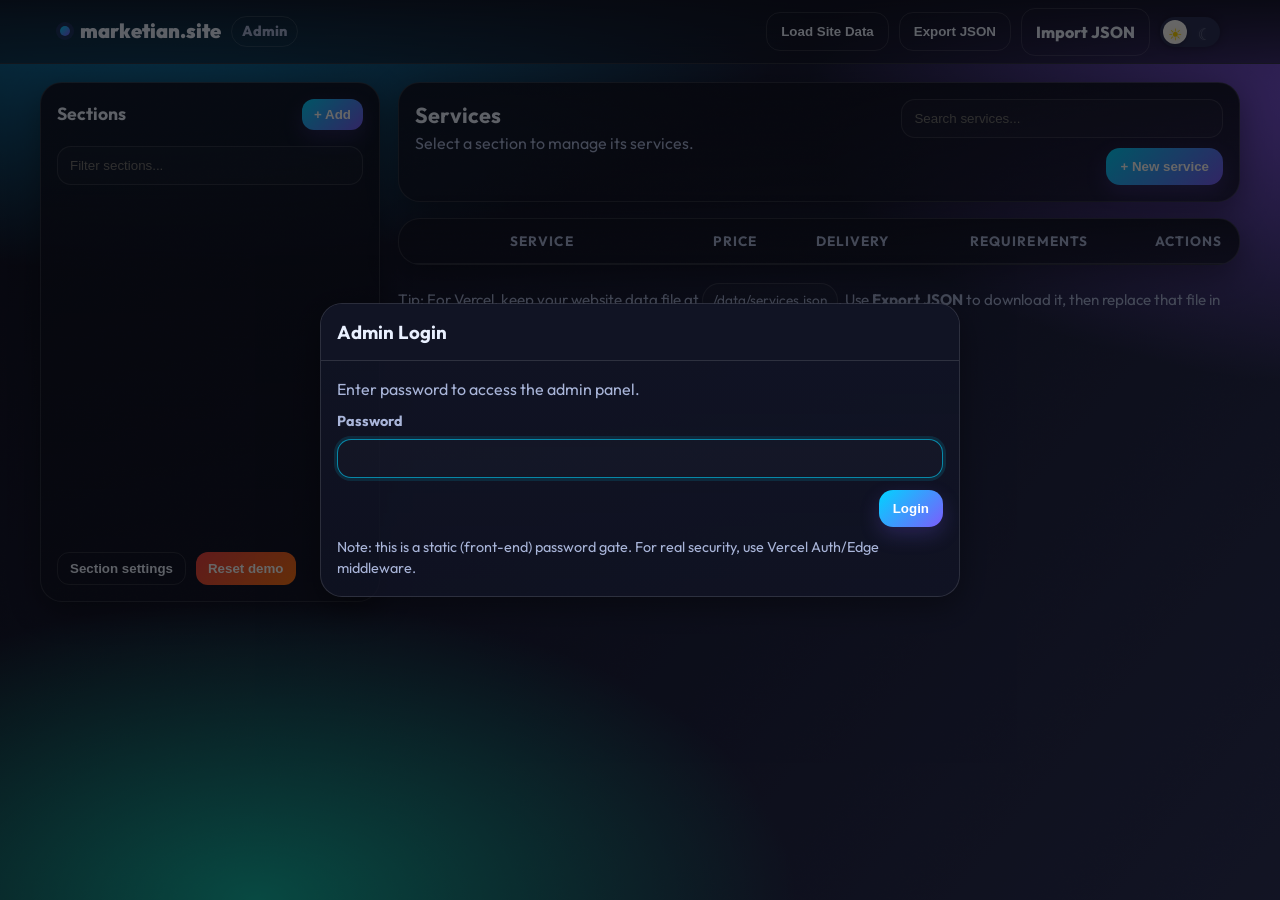
<file: admin/index.html>
<!DOCTYPE html>
<html lang="en">
<head>
  <meta charset="UTF-8" />
  <meta name="viewport" content="width=device-width, initial-scale=1.0" />
  <title>marketian.site — Admin Panel</title>
  <meta name="description" content="Admin panel to manage social media service categories and services." />
  <link href="https://fonts.googleapis.com/css2?family=Outfit:wght@300;400;600;700;800;900&display=swap" rel="stylesheet">
  <link rel="stylesheet" href="./assets/admin.css" />
</head>

<body>
  <div class="noise" aria-hidden="true"></div>

  <!-- Admin Login (client-side password gate) -->
  <div class="modal-backdrop" id="loginBackdrop" role="dialog" aria-modal="true" aria-labelledby="loginTitle">
    <div class="modal card">
      <header class="modal-head">
        <h3 id="loginTitle">Admin Login</h3>
      </header>
      <form class="modal-body" id="loginForm">
        <p class="muted" style="margin-bottom:10px">
          Enter password to access the admin panel.
        </p>
        <label class="field">
          <span class="label">Password</span>
          <input class="input" id="loginPassword" type="password" autocomplete="current-password" required />
        </label>
        <div class="muted" id="loginError" style="display:none;margin-top:6px"></div>
        <footer class="modal-foot">
          <button class="btn btn-primary" type="submit">Login</button>
        </footer>
        <p class="muted" style="margin-top:10px;font-size:.9rem">
          Note: this is a static (front-end) password gate. For real security, use Vercel Auth/Edge middleware.
        </p>
      </form>
    </div>
  </div>

  <header class="topbar">
    <div class="container topbar-inner">
      <div class="brand">
        <span class="brand-dot" aria-hidden="true"></span>
        <span>marketian.site</span>
        <span class="brand-sub">Admin</span>
      </div>

      <div class="topbar-actions">
        <button class="btn btn-ghost" id="btnLoadSiteData" type="button" title="Load /data/services.json (same domain)">
          Load Site Data
        </button>
        <button class="btn btn-ghost" id="btnExport" type="button" title="Download JSON export">
          Export JSON
        </button>
        <label class="btn btn-ghost" for="importFile" title="Import JSON export">
          Import JSON
        </label>
        <input id="importFile" type="file" accept="application/json" hidden />

        <div class="header-theme-toggle" title="Toggle theme">
          <input type="checkbox" id="theme-switch" />
          <label for="theme-switch" class="theme-label" aria-label="Toggle theme">
            <span class="sun">☀</span>
            <span class="moon">☾</span>
            <span class="toggle-thumb" aria-hidden="true"></span>
          </label>
        </div>
      </div>
    </div>
  </header>

  <main class="container app">
    <aside class="sidebar card">
      <div class="sidebar-head">
        <h2 class="sidebar-title">Sections</h2>
        <button class="btn btn-primary btn-sm" id="btnAddSection" type="button">+ Add</button>
      </div>

      <div class="sidebar-search">
        <input class="input" id="sectionFilter" placeholder="Filter sections..." autocomplete="off" />
      </div>

      <nav class="section-list" id="sectionList" aria-label="Sections list"></nav>

      <div class="sidebar-foot">
        <button class="btn btn-ghost btn-sm" id="btnSectionSettings" type="button">Section settings</button>
        <button class="btn btn-danger btn-sm" id="btnResetDemo" type="button" title="Reset stored data to demo defaults">Reset demo</button>
      </div>
    </aside>

    <section class="content">
      <div class="content-head card">
        <div class="content-title">
          <h1 id="activeSectionTitle">Services</h1>
          <p class="muted" id="activeSectionSubtitle">Select a section to manage its services.</p>
        </div>

        <div class="content-actions">
          <input class="input" id="serviceSearch" placeholder="Search services..." autocomplete="off" />
          <button class="btn btn-primary" id="btnAddService" type="button">+ New service</button>
        </div>
      </div>

      <div class="card table-wrap">
        <table class="table" aria-label="Services table">
          <thead>
            <tr>
              <th style="width: 34%">Service</th>
              <th style="width: 12%">Price</th>
              <th style="width: 16%">Delivery</th>
              <th style="width: 26%">Requirements</th>
              <th style="width: 12%">Actions</th>
            </tr>
          </thead>
          <tbody id="servicesTbody"></tbody>
        </table>

        <div class="empty" id="emptyState" hidden>
          <div class="empty-title">No services yet</div>
          <div class="empty-text">Add your first service to this section.</div>
        </div>
      </div>

      <div class="hint">
        Tip: For Vercel, keep your website data file at <span class="pill">/data/services.json</span>. Use <b>Export JSON</b> to download it, then replace that file in your repo. Use <b>Load Site Data</b> to pull the live file back into the admin.
      </div>
    </section>
  </main>

  <!-- Toast -->
  <div class="toast" id="toast" role="status" aria-live="polite" aria-atomic="true"></div>

  <!-- Service Modal -->
  <div class="modal-backdrop" id="serviceModal" role="dialog" aria-modal="true" aria-labelledby="serviceModalTitle">
    <div class="modal card">
      <header class="modal-head">
        <h3 id="serviceModalTitle">New service</h3>
        <button class="icon-btn" id="btnCloseServiceModal" type="button" aria-label="Close">×</button>
      </header>

      <form class="modal-body" id="serviceForm">
        <div class="grid-2">
          <label class="field">
            <span class="label">Service name</span>
            <input class="input" name="name" required />
          </label>
          <label class="field">
            <span class="label">Price</span>
            <input class="input" name="price" placeholder="$49" />
          </label>
        </div>

        <div class="grid-2">
          <label class="field">
            <span class="label">Delivery time</span>
            <input class="input" name="time" placeholder="1-3 days" />
          </label>
          <label class="field">
            <span class="label">Sort order</span>
            <input class="input" name="sort" type="number" placeholder="0" />
          </label>
        </div>

        <label class="field">
          <span class="label">Requirements</span>
          <input class="input" name="requirements" placeholder="Username / Profile URL / etc." />
        </label>

        <label class="field">
          <span class="label">Details</span>
          <textarea class="textarea" name="details" rows="4" placeholder="Explain what the service does..."></textarea>
        </label>

        <div class="divider"></div>
        <div id="customFieldsMount"></div>

        <footer class="modal-foot">
          <button class="btn btn-ghost" id="btnCancelService" type="button">Cancel</button>
          <button class="btn btn-danger" id="btnDeleteService" type="button" hidden>Delete</button>
          <button class="btn btn-primary" type="submit">Save</button>
        </footer>
      </form>
    </div>
  </div>

  <!-- Section Modal -->
  <div class="modal-backdrop" id="sectionModal" role="dialog" aria-modal="true" aria-labelledby="sectionModalTitle">
    <div class="modal card modal-wide">
      <header class="modal-head">
        <h3 id="sectionModalTitle">Section</h3>
        <button class="icon-btn" id="btnCloseSectionModal" type="button" aria-label="Close">×</button>
      </header>

      <form class="modal-body" id="sectionForm">
        <div class="grid-2">
          <label class="field">
            <span class="label">Section name</span>
            <input class="input" name="name" required />
          </label>
          <label class="field">
            <span class="label">Slug (URL-friendly)</span>
            <input class="input" name="slug" placeholder="instagram" />
          </label>
        </div>

        <label class="field">
          <span class="label">Description (optional)</span>
          <input class="input" name="description" placeholder="Short line shown under the title" />
        </label>

        <div class="divider"></div>
        <div class="row-between">
          <h4 class="subhead">Custom fields for services in this section</h4>
          <button class="btn btn-primary btn-sm" id="btnAddField" type="button">+ Add field</button>
        </div>

        <div class="fields-table" id="fieldsTable"></div>

        <footer class="modal-foot">
          <button class="btn btn-ghost" id="btnCancelSection" type="button">Cancel</button>
          <button class="btn btn-danger" id="btnDeleteSection" type="button">Delete section</button>
          <button class="btn btn-primary" type="submit">Save</button>
        </footer>
      </form>
    </div>
  </div>

  <!-- Confirm Modal -->
  <div class="modal-backdrop" id="confirmModal" role="dialog" aria-modal="true" aria-labelledby="confirmTitle">
    <div class="modal card">
      <header class="modal-head">
        <h3 id="confirmTitle">Confirm</h3>
        <button class="icon-btn" id="btnCloseConfirmModal" type="button" aria-label="Close">×</button>
      </header>
      <div class="modal-body">
        <p id="confirmMessage" class="muted"></p>
        <footer class="modal-foot">
          <button class="btn btn-ghost" id="btnConfirmCancel" type="button">Cancel</button>
          <button class="btn btn-danger" id="btnConfirmOk" type="button">Confirm</button>
        </footer>
      </div>
    </div>
  </div>

  <script src="./assets/admin.js"></script>
</body>
</html>
</file>
<file: admin/assets/admin.css>
:root{
  --bg1:#0f1021;
  --bg2:#1b1f3b;
  --bg3:#2d325a;
  --accent:#00D4FF;
  --accent-2:#7C5CFC;
  --border:rgba(255,255,255,.12);
  --text:#e9f0ff;
  --muted:#a9b5d9;
  --shadow:0 10px 30px rgba(0,0,0,.35);
  --radius:22px;

  --light-bg1:#f0f5ff;
  --light-bg2:#e4ecff;
  --light-bg3:#d5e1ff;
  --light-text:#1a202c;
  --light-muted:#4a5568;
  --light-border:rgba(0,0,0,.08);
}

*{box-sizing:border-box;margin:0;padding:0}
html,body{height:100%}
body{
  font-family:'Outfit',system-ui,-apple-system,BlinkMacSystemFont,'Segoe UI',Roboto,Oxygen,Ubuntu,Cantarell,sans-serif;
  color:var(--text);
  background:
    radial-gradient(1200px 600px at 10% -10%, #0ea5e9 0%, transparent 60%),
    radial-gradient(1000px 500px at 110% 10%, #8b5cf6 0%, transparent 60%),
    radial-gradient(900px 500px at 20% 100%, #14b8a6 0%, transparent 60%),
    linear-gradient(130deg, var(--bg1), var(--bg2) 50%, var(--bg3));
  background-attachment:fixed;
  overflow-x:hidden;
  line-height:1.5;
  transition:background-color .5s ease,color .3s ease;
}

body.light-mode{
  --text:var(--light-text);
  --muted:var(--light-muted);
  --border:var(--light-border);
  background:
    radial-gradient(1200px 600px at 10% -10%, #bae6fd 0%, transparent 60%),
    radial-gradient(1000px 500px at 110% 10%, #c7d2fe 0%, transparent 60%),
    radial-gradient(900px 500px at 20% 100%, #a7f3d0 0%, transparent 60%),
    linear-gradient(130deg, var(--light-bg1), var(--light-bg2) 50%, var(--light-bg3));
}

.noise{
  position:fixed;inset:0;pointer-events:none;opacity:.08;mix-blend-mode:overlay;
  background-image:url('data:image/svg+xml;utf8,<svg xmlns="http://www.w3.org/2000/svg" width="160" height="160"><filter id="n"><feTurbulence baseFrequency="0.85" numOctaves="2" seed="2"/></filter><rect width="100%" height="100%" filter="url(%23n)" opacity="0.6"/></svg>');
}

.container{max-width:1200px;margin:0 auto;padding:0 20px;width:100%}

/* Topbar */
.topbar{
  position:sticky;top:0;z-index:50;
  backdrop-filter:blur(10px);
  background:linear-gradient(180deg, rgba(17,20,37,.9), rgba(17,20,37,.55));
  border-bottom:1px solid var(--border);
  height:64px;display:flex;align-items:center;
}
body.light-mode .topbar{background:linear-gradient(180deg, rgba(255,255,255,.9), rgba(255,255,255,.55))}
.topbar-inner{display:flex;align-items:center;justify-content:space-between;gap:14px}
.brand{display:flex;align-items:center;gap:10px;font-weight:900;font-size:1.25rem;white-space:nowrap}
.brand-dot{width:10px;height:10px;border-radius:50%;background:linear-gradient(135deg,var(--accent),var(--accent-2));box-shadow:0 0 0 4px rgba(124,92,252,.15)}
.brand-sub{font-size:.9rem;font-weight:800;color:var(--muted);padding:4px 10px;border:1px solid var(--border);border-radius:999px}
body.light-mode .brand-sub{border-color:rgba(0,0,0,.08)}

.topbar-actions{display:flex;align-items:center;gap:10px;flex-wrap:wrap;justify-content:flex-end}

/* Theme toggle (copied style) */
#theme-switch{display:none}
.header-theme-toggle .theme-label{
  display:block;width:60px;height:30px;background:var(--bg3);border-radius:15px;position:relative;cursor:pointer;
  box-shadow:0 0 10px rgba(0,0,0,0.3);transition:all .2s ease;
}
body.light-mode .header-theme-toggle .theme-label{background:#e2e8f0}
.header-theme-toggle .toggle-thumb{
  position:absolute;top:3px;left:3px;width:24px;height:24px;background:white;border-radius:50%;
  transition:transform .3s ease;box-shadow:0 2px 5px rgba(0,0,0,.2);
}
.header-theme-toggle #theme-switch:checked ~ .theme-label .toggle-thumb{transform:translateX(30px)}
.header-theme-toggle .sun,.header-theme-toggle .moon{
  position:absolute;top:5px;font-size:16px;font-weight:bold;transition:opacity .3s;z-index:2
}
.header-theme-toggle .sun{left:8px;color:#FFD700;text-shadow:0 0 5px rgba(255,215,0,.5)}
.header-theme-toggle .moon{right:8px;color:#e9f0ff;text-shadow:0 0 5px rgba(233,240,255,.5)}
.header-theme-toggle #theme-switch:not(:checked) ~ .theme-label .sun{opacity:1}
.header-theme-toggle #theme-switch:checked ~ .theme-label .sun{opacity:.3}
.header-theme-toggle #theme-switch:checked ~ .theme-label .moon{opacity:1}
.header-theme-toggle #theme-switch:not(:checked) ~ .theme-label .moon{opacity:.3}

/* Layout */
.app{display:grid;grid-template-columns: 340px 1fr;gap:18px;padding:18px 0 28px}
@media (max-width: 980px){.app{grid-template-columns:1fr}}

/* Card */
.card{
  background:linear-gradient(180deg, rgba(17,20,37,.92), rgba(17,20,37,.75));
  border:1px solid var(--border);
  border-radius:var(--radius);
  box-shadow:var(--shadow);
}
body.light-mode .card{
  background:linear-gradient(180deg, rgba(255,255,255,.92), rgba(255,255,255,.85));
  border:1px solid rgba(0,0,0,.08);
}

.sidebar{padding:16px;display:flex;flex-direction:column;gap:12px;min-height:520px}
.sidebar-head{display:flex;align-items:center;justify-content:space-between;gap:10px}
.sidebar-title{font-size:1.1rem}
.sidebar-search{margin-top:4px}
.sidebar-foot{margin-top:auto;display:flex;gap:10px;flex-wrap:wrap}

.section-list{display:grid;gap:10px}
.section-item{
  padding:12px 12px;border:1px solid var(--border);border-radius:14px;cursor:pointer;
  background:rgba(255,255,255,.02);transition:all .2s ease;display:flex;align-items:flex-start;justify-content:space-between;gap:12px
}
body.light-mode .section-item{background:rgba(0,0,0,.02);border-color:rgba(0,0,0,.08)}
.section-item:hover{border-color:#7c5cfc44;background:rgba(124,92,252,.08);transform:translateY(-1px)}
body.light-mode .section-item:hover{background:rgba(124,92,252,.05)}
.section-item.active{border-color:rgba(0,212,255,.55);box-shadow:0 0 0 3px rgba(0,212,255,.12)}
.section-name{font-weight:800}
.section-meta{color:var(--muted);font-size:.9rem}

.content{display:flex;flex-direction:column;gap:16px}
.content-head{padding:16px;display:flex;align-items:flex-start;justify-content:space-between;gap:12px;flex-wrap:wrap}
.content-title h1{font-size:1.35rem}
.muted{color:var(--muted)}
.content-actions{display:flex;gap:10px;align-items:center;flex-wrap:wrap;justify-content:flex-end}

.table-wrap{overflow:hidden}
.table{width:100%;border-collapse:separate;border-spacing:0}
.table th,.table td{padding:12px 14px;border-bottom:1px solid var(--border);vertical-align:top}
body.light-mode .table th, body.light-mode .table td{border-bottom:1px solid rgba(0,0,0,.08)}
.table th{font-size:.85rem;color:var(--muted);text-transform:uppercase;letter-spacing:.08em}
.table tr:hover td{background:rgba(124,92,252,.05)}
.table td.actions{white-space:nowrap}

.pill{
  display:inline-flex;align-items:center;gap:8px;
  padding:6px 10px;border-radius:999px;border:1px solid var(--border);
  background:rgba(255,255,255,.02);font-size:.85rem;color:var(--muted)
}
body.light-mode .pill{background:rgba(0,0,0,.02);border-color:rgba(0,0,0,.08)}

.hint{margin-top:2px;color:var(--muted);font-size:.95rem}

.empty{padding:22px 14px;text-align:center}
.empty-title{font-weight:900;font-size:1.05rem}
.empty-text{color:var(--muted);margin-top:6px}

/* Inputs & Buttons */
.input,.textarea,select{
  width:100%;
  background:rgba(255,255,255,.02);
  border:1px solid var(--border);
  border-radius:14px;
  padding:11px 12px;
  color:var(--text);
  outline:none;
  transition:border-color .2s ease, box-shadow .2s ease;
}
body.light-mode .input, body.light-mode .textarea, body.light-mode select{
  background:rgba(0,0,0,.02);
  border:1px solid rgba(0,0,0,.08);
  color:var(--light-text);
}
.input:focus,.textarea:focus,select:focus{
  border-color:rgba(0,212,255,.6);
  box-shadow:0 0 0 3px rgba(0,212,255,.12);
}
.textarea{resize:vertical;min-height:100px}

.btn{
  border:none;border-radius:14px;
  padding:11px 14px;
  font-weight:800;
  cursor:pointer;
  display:inline-flex;align-items:center;justify-content:center;gap:8px;
  transition:transform .12s ease, box-shadow .12s ease, background .2s ease, border-color .2s ease;
  user-select:none;
}
.btn:active{transform:translateY(1px)}
.btn-primary{
  background:linear-gradient(135deg,var(--accent),var(--accent-2));
  color:#fff;
  box-shadow:0 8px 20px rgba(124,92,252,.22);
}
.btn-primary:hover{box-shadow:0 10px 24px rgba(124,92,252,.3)}
.btn-ghost{
  background:transparent;border:1px solid var(--border);color:var(--text)
}
body.light-mode .btn-ghost{border-color:rgba(0,0,0,.08);color:var(--light-text)}
.btn-ghost:hover{background:rgba(255,255,255,.04)}
body.light-mode .btn-ghost:hover{background:rgba(0,0,0,.03)}
.btn-danger{
  background:linear-gradient(135deg,#ef4444,#f97316);
  color:#fff;
}
.btn-sm{padding:8px 12px;border-radius:12px;font-weight:900}

.icon-btn{
  width:40px;height:40px;border-radius:50%;
  background:transparent;border:1px solid var(--border);
  color:var(--text);font-size:22px;cursor:pointer;
}
body.light-mode .icon-btn{border-color:rgba(0,0,0,.08);color:var(--light-text)}
.icon-btn:hover{background:rgba(255,255,255,.06)}
body.light-mode .icon-btn:hover{background:rgba(0,0,0,.03)}

.divider{height:1px;background:linear-gradient(90deg, transparent, rgba(255,255,255,.18), transparent);margin:10px 0}
body.light-mode .divider{background:linear-gradient(90deg, transparent, rgba(0,0,0,.1), transparent)}

.field{display:grid;gap:6px;margin-bottom:10px}
.label{font-size:.9rem;color:var(--muted);font-weight:700}
.grid-2{display:grid;gap:12px;grid-template-columns:1fr 1fr}
@media (max-width: 720px){.grid-2{grid-template-columns:1fr}}

.row-between{display:flex;align-items:center;justify-content:space-between;gap:10px;flex-wrap:wrap}
.subhead{font-size:1.05rem}

/* Modals */
.modal-backdrop{
  position:fixed;inset:0;background:rgba(0,0,0,.6);
  display:none;place-items:center;z-index:999;padding:18px;
}
.modal{
  width:min(640px, 100%);
  overflow:hidden;
}
.modal-wide{width:min(860px, 100%)}
.modal-head{
  padding:14px 16px;border-bottom:1px solid var(--border);
  display:flex;align-items:center;justify-content:space-between;gap:12px;
  background:rgba(17,20,37,.96);
}
body.light-mode .modal-head{
  background:rgba(255,255,255,.96);
  border-bottom:1px solid rgba(0,0,0,.1);
}
.modal-body{padding:16px}
.modal-foot{display:flex;align-items:center;justify-content:flex-end;gap:10px;margin-top:12px;flex-wrap:wrap}

/* Custom fields editor */
.fields-table{display:grid;gap:10px;margin-top:10px}
.field-row{
  border:1px solid var(--border);
  border-radius:14px;
  padding:12px;
  background:rgba(255,255,255,.02);
}
body.light-mode .field-row{border-color:rgba(0,0,0,.08);background:rgba(0,0,0,.02)}
.field-row-top{display:flex;align-items:center;justify-content:space-between;gap:12px}
.field-row-grid{display:grid;grid-template-columns: 1fr 1fr 160px;gap:10px;margin-top:10px}
@media (max-width: 820px){.field-row-grid{grid-template-columns:1fr}}

/* Toast */
.toast{
  position:fixed;left:50%;bottom:18px;transform:translateX(-50%);
  background:rgba(17,20,37,.95);
  border:1px solid var(--border);
  border-radius:999px;
  padding:10px 14px;
  box-shadow:var(--shadow);
  display:none;
}
body.light-mode .toast{
  background:rgba(255,255,255,.95);
  border-color:rgba(0,0,0,.08);
}

/* Login */
#loginError{
  color:#fecaca;
  font-weight:700;
}
body.light-mode #loginError{
  color:#b91c1c;
}
</file>
